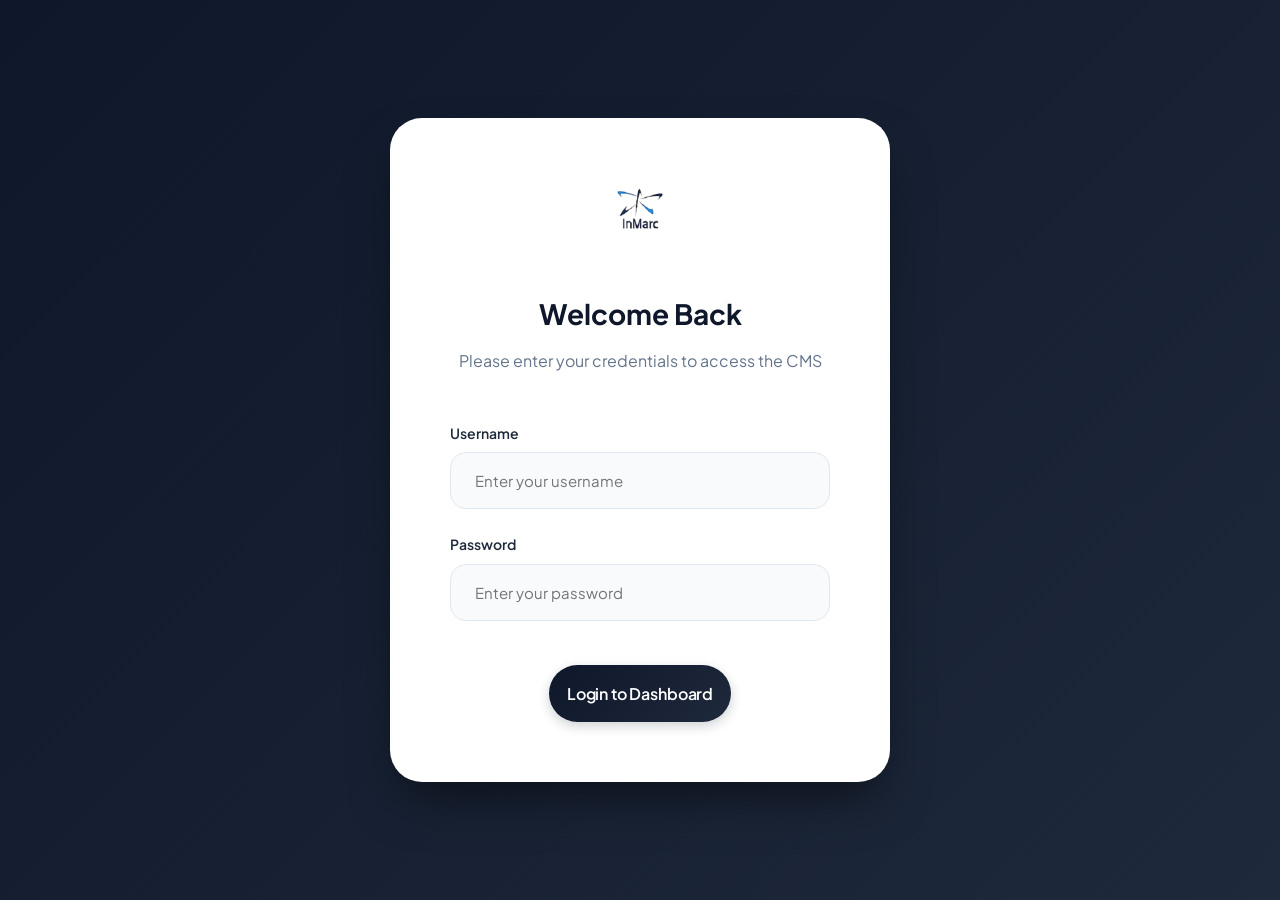
<file: admin/dashboard.html>
<!DOCTYPE html>
<html lang="en">
<head>
    <meta charset="UTF-8">
    <meta name="viewport" content="width=device-width, initial-scale=1.0">
    <title>Dashboard | InMarc CMS</title>
    <link rel="stylesheet" href="../css/variables.css">
    <link rel="stylesheet" href="../css/admin.css">
    <link rel="stylesheet" href="https://cdnjs.cloudflare.com/ajax/libs/font-awesome/6.0.0/css/all.min.css">
</head>
<body class="admin-body">
    <!-- Mobile Header -->
    <div class="mobile-admin-header">
        <div class="sidebar-logo" style="font-size: 18px;">InMarc <span>Admin</span></div>
        <button class="menu-toggle"><i class="fas fa-bars"></i></button>
    </div>

    <!-- Sidebar Overlay -->
    <div class="sidebar-overlay"></div>

    <!-- Sidebar -->
    <aside class="sidebar">
        <div class="sidebar-header">
            <div class="sidebar-logo">
                <img src="../assets/logos/inmarc_logo.png" alt="InMarc Indonesia" style="height: 80px; width: auto; filter: brightness(0) invert(1);">
            </div>
        </div>
        <nav class="sidebar-nav">
            <a href="dashboard.html" class="nav-item active">
                <i class="fas fa-th-large"></i> Dashboard
            </a>
            <a href="portfolio.html" class="nav-item">
                <i class="fas fa-briefcase"></i> Portfolio
            </a>
        </nav>
        <div class="sidebar-footer">
            <div class="user-avatar" id="user-initials">AD</div>
            <div class="user-info">
                <h5 id="user-name">Admin User</h5>
                <p id="user-email">admin@inmarc.id</p>
            </div>
            <button id="logout-btn" title="Logout" style="margin-left: auto; color: rgba(255,255,255,0.5); background: none;">
                <i class="fas fa-sign-out-alt"></i>
            </button>
        </div>
    </aside>

    <!-- Main Content -->
    <main class="main-content">
        <header class="content-header">
            <div>
                <nav class="breadcrumb">
                    <span>Admin Dashboard</span>
                </nav>
                <h1>System Overview</h1>
                <p>Track your project performance and recent inquiries.</p>
            </div>
        </header>

        <div class="stats-grid">
            <div class="stat-card-admin">
                <div>
                    <h3>Total Projects</h3>
                    <div class="value" id="total-projects">0</div>
                </div>
                <div class="stat-icon"><i class="fas fa-briefcase"></i></div>
            </div>
            <div class="stat-card-admin">
                <div>
                    <h3>Recent Updates (30d)</h3>
                    <div class="value" id="recent-updates">0</div>
                </div>
                <div class="stat-icon"><i class="fas fa-sync"></i></div>
            </div>
        </div>

        <div class="data-card">
            <div class="table-header">
                <h2>Recent Contact Inquiries</h2>
                <a href="#" class="btn btn-primary btn-sm">View All</a>
            </div>
            <table id="recent-contacts">
                <thead>
                    <tr>
                        <th>Full Name</th>
                        <th>Email</th>
                        <th>Service</th>
                        <th>Date</th>
                    </tr>
                </thead>
                <tbody>
                    <!-- Content via JS -->
                </tbody>
            </table>
        </div>
    </main>

    <script src="../js/admin-common.js"></script>
    <script type="module">
        import AuthService from '../js/auth.js';
        import DataService from '../js/data-service.js';

        AuthService.checkAuth();

        // User Info
        const user = AuthService.getUser();
        document.getElementById('user-name').textContent = user.name;
        document.getElementById('user-email').textContent = user.email;
        document.getElementById('user-initials').textContent = user.name.split(' ').map(n => n[0]).join('');

        // Stats & Data
        async function loadDashboard() {
            const projects = await DataService.getProjects();
            document.getElementById('total-projects').textContent = projects.length;
            
            const thirtyDaysAgo = new Date();
            thirtyDaysAgo.setDate(thirtyDaysAgo.getDate() - 30);
            const recentCount = projects.filter(p => new Date(p.updatedAt) > thirtyDaysAgo).length;
            document.getElementById('recent-updates').textContent = recentCount;

            // Recent Contacts
            const contacts = await DataService.getContacts();
            const sortedContacts = contacts.sort((a, b) => new Date(b.submittedAt) - new Date(a.submittedAt)).slice(0, 5);
            const contactTbody = document.querySelector('#recent-contacts tbody');
            
            if (sortedContacts.length === 0) {
                contactTbody.innerHTML = '<tr><td colspan="4" style="text-align: center; padding: 40px; color: var(--text-muted);">No inquiries yet.</td></tr>';
            } else {
                contactTbody.innerHTML = sortedContacts.map(c => `
                    <tr>
                        <td>${c.fullName}</td>
                        <td>${c.workEmail}</td>
                        <td>${c.serviceRequired}</td>
                        <td>${new Date(c.submittedAt).toLocaleDateString()}</td>
                    </tr>
                `).join('');
            }
        }

        loadDashboard();

        // Logout
        document.getElementById('logout-btn').addEventListener('click', () => {
            AuthService.logout();
        });
    </script>
</body>
</html>
</file>
<file: css/variables.css>
@import url('https://fonts.googleapis.com/css2?family=Plus+Jakarta+Sans:ital,wght@0,200..800;1,200..800&display=swap');

:root {
    /* Refined Color Palette */
    --primary-navy: #0F172A;
    --primary-blue: #2563EB;
    --accent-blue: #60A5FA;
    --bg-light: #F1F5F9;
    --bg-white: #FFFFFF;
    --text-dark: #1E293B;
    --text-muted: #64748B;
    --border-color: #E2E8F0;
    --success: #10B981;
    --danger: #EF4444;
    --warning: #F59E0B;
    
    /* Gradients */
    --grad-navy: linear-gradient(135deg, #0F172A 0%, #1E293B 100%);
    --grad-blue: linear-gradient(135deg, #2563EB 0%, #3B82F6 100%);

    /* Typography */
    --font-main: 'Plus Jakarta Sans', sans-serif;
    --font-heading: 'Plus Jakarta Sans', sans-serif;

    /* Spacing & Effects */
    --section-padding: 120px 0;
    --container-width: 1200px;
    --border-radius: 16px;
    --shadow-sm: 0 2px 4px rgba(0,0,0,0.05);
    --shadow-md: 0 10px 25px -5px rgba(0,0,0,0.1), 0 8px 10px -6px rgba(0,0,0,0.1);
    --shadow-lg: 0 20px 50px -12px rgba(0, 0, 0, 0.15);
    --transition: all 0.4s cubic-bezier(0.23, 1, 0.32, 1);
}

/* Global Animations */
@keyframes fadeInUp {
    from {
        opacity: 0;
        transform: translateY(30px);
    }
    to {
        opacity: 1;
        transform: translateY(0);
    }
}

@keyframes fadeIn {
    from { opacity: 0; }
    to { opacity: 1; }
}

@keyframes pulse {
    0% { transform: scale(1); }
    50% { transform: scale(1.05); }
    100% { transform: scale(1); }
}

.reveal {
    opacity: 0;
    transform: translateY(30px);
    transition: all 1s cubic-bezier(0.23, 1, 0.32, 1);
}

.reveal-active {
    opacity: 1 !important;
    transform: translateY(0) !important;
}

.fade-in {
    animation: fadeIn 1s ease forwards;
}

* {
    margin: 0;
    padding: 0;
    box-sizing: border-box;
}

body {
    font-family: var(--font-main);
    color: var(--text-dark);
    background-color: var(--bg-light);
    line-height: 1.6;
    -webkit-font-smoothing: antialiased;
}

h1, h2, h3, h4, h5, h6 {
    font-family: var(--font-heading);
    color: var(--primary-navy);
    font-weight: 700;
}

a {
    text-decoration: none;
    color: inherit;
    transition: var(--transition);
}

button, input, select, textarea {
    font-family: inherit;
}

button {
    cursor: pointer;
    border: none;
    outline: none;
    transition: var(--transition);
}

.container {
    max-width: var(--container-width);
    margin: 0 auto;
    padding: 0 32px;
}

/* Premium Button System */
.btn {
    display: inline-flex;
    align-items: center;
    justify-content: center;
    gap: 8px;
    padding: 14px 28px;
    border-radius: 100px;
    font-weight: 600;
    font-size: 15px;
    letter-spacing: -0.01em;
}

.btn-primary {
    background: var(--grad-navy);
    color: white;
    box-shadow: 0 4px 12px rgba(15, 23, 42, 0.2);
}

.btn-primary:hover {
    transform: translateY(-2px);
    box-shadow: 0 8px 20px rgba(15, 23, 42, 0.3);
}

.btn-outline {
    background: transparent;
    border: 2px solid var(--primary-navy);
    color: var(--primary-navy);
}

.btn-outline:hover {
    background: var(--primary-navy);
    color: white;
}

.btn-sm {
    padding: 10px 20px;
    font-size: 13px;
}

/* Input Styling */
.form-group {
    margin-bottom: 24px;
}

label {
    display: block;
    font-size: 14px;
    font-weight: 600;
    margin-bottom: 8px;
    color: var(--text-dark);
}

input[type="text"],
input[type="email"],
input[type="password"],
input[type="url"],
input[type="date"],
select,
textarea {
    width: 100%;
    padding: 14px 18px;
    border: 1px solid var(--border-color);
    border-radius: var(--border-radius);
    background: var(--bg-white);
    font-size: 15px;
    color: var(--text-dark);
    transition: var(--transition);
    appearance: none;
}

input:focus, select:focus, textarea:focus {
    border-color: var(--primary-blue);
    outline: none;
    box-shadow: 0 0 0 4px rgba(37, 99, 235, 0.1);
    transform: translateY(-1px);
}

select {
    background-image: url("data:image/svg+xml,%3Csvg xmlns='http://www.w3.org/2000/svg' fill='none' viewBox='0 0 24 24' stroke='%2364748B'%3E%3Cpath stroke-linecap='round' stroke-linejoin='round' stroke-width='2' d='M19 9l-7 7-7-7'%3E%3C/path%3E%3C/svg%3E");
    background-repeat: no-repeat;
    background-position: right 16px center;
    background-size: 18px;
    padding-right: 48px;
}
</file>
<file: css/admin.css>
/* Admin Layout */
body.admin-body {
    background-color: #F8FAFC;
    display: flex;
    min-height: 100vh;
}

/* Sidebar - Premium Dark Mode */
.sidebar {
    width: 280px;
    background: var(--grad-navy);
    color: white;
    height: 100vh;
    position: fixed;
    left: 0;
    top: 0;
    display: flex;
    flex-direction: column;
    padding: 40px 0;
    z-index: 100;
    box-shadow: 4px 0 20px rgba(0,0,0,0.1);
}

.sidebar-header {
    padding: 0 40px 50px;
}

.sidebar-logo {
    font-size: 26px;
    font-weight: 800;
    font-family: var(--font-heading);
    letter-spacing: -0.5px;
}

.sidebar-logo span {
    color: var(--accent-blue);
    font-weight: 300;
}

.sidebar-nav {
    flex: 1;
}

.nav-item {
    display: flex;
    align-items: center;
    gap: 16px;
    padding: 18px 40px;
    color: rgba(255, 255, 255, 0.6);
    font-weight: 500;
    font-size: 15px;
    transition: var(--transition);
    border-left: 4px solid transparent;
}

.nav-item i {
    font-size: 18px;
    width: 24px;
    text-align: center;
}

.nav-item:hover {
    color: white;
    background: rgba(255, 255, 255, 0.05);
}

.nav-item.active {
    color: white;
    background: linear-gradient(to right, rgba(37, 99, 235, 0.15), transparent);
    border-left-color: var(--primary-blue);
}

.sidebar-footer {
    padding: 30px 40px;
    border-top: 1px solid rgba(255, 255, 255, 0.1);
    display: flex;
    align-items: center;
    gap: 16px;
}

.user-avatar {
    width: 44px;
    height: 44px;
    background: var(--grad-blue);
    border-radius: 12px;
    display: flex;
    align-items: center;
    justify-content: center;
    font-weight: 700;
    font-size: 16px;
    box-shadow: 0 4px 10px rgba(37, 99, 235, 0.3);
}

.user-info h5 {
    color: white;
    font-size: 14px;
    margin: 0;
    font-family: var(--font-main);
}

.user-info p {
    color: rgba(255, 255, 255, 0.4);
    font-size: 12px;
    margin: 2px 0 0;
}

/* Main Content Area */
.main-content {
    flex: 1;
    margin-left: 280px;
    padding: 60px;
    max-width: 1400px;
}

.content-header {
    display: flex;
    justify-content: space-between;
    align-items: flex-end;
    margin-bottom: 50px;
}

.content-header h1 {
    font-size: 36px;
    margin-bottom: 8px;
}

.content-header p {
    color: var(--text-muted);
    font-size: 16px;
}

/* Stats Dashboard */
.stats-grid {
    display: grid;
    grid-template-columns: repeat(auto-fit, minmax(300px, 1fr));
    gap: 30px;
    margin-bottom: 50px;
}

.stat-card-admin {
    background: white;
    padding: 35px;
    border-radius: 20px;
    box-shadow: var(--shadow-sm);
    display: flex;
    justify-content: space-between;
    align-items: center;
    transition: var(--transition);
    border: 1px solid transparent;
}

.stat-card-admin:hover {
    transform: translateY(-5px);
    box-shadow: var(--shadow-md);
    border-color: var(--border-color);
}

.stat-card-admin h3 {
    font-size: 14px;
    color: var(--text-muted);
    text-transform: uppercase;
    letter-spacing: 1px;
    margin-bottom: 12px;
    font-family: var(--font-main);
}

.stat-card-admin .value {
    font-size: 42px;
    font-weight: 800;
    color: var(--primary-navy);
    line-height: 1;
}

.stat-icon {
    width: 64px;
    height: 64px;
    background: rgba(37, 99, 235, 0.08);
    color: var(--primary-blue);
    border-radius: 16px;
    display: flex;
    align-items: center;
    justify-content: center;
    font-size: 24px;
}

/* Data Tables */
.data-card {
    background: white;
    border-radius: 20px;
    box-shadow: var(--shadow-sm);
    overflow: hidden;
    border: 1px solid var(--border-color);
}

.table-header {
    padding: 30px 40px;
    border-bottom: 1px solid var(--border-color);
    display: flex;
    justify-content: space-between;
    align-items: center;
}

.table-header h2 {
    font-size: 20px;
}

.search-bar {
    position: relative;
    width: 350px;
}

.search-bar i {
    position: absolute;
    left: 20px;
    top: 50%;
    transform: translateY(-50%);
    color: var(--text-muted);
    font-size: 14px;
}

.search-bar input {
    padding-left: 50px;
    background: #F8FAFC;
    border-radius: 100px;
}

table {
    width: 100%;
    border-collapse: collapse;
}

th {
    text-align: left;
    padding: 20px 40px;
    background: #F8FAFC;
    color: var(--text-muted);
    font-size: 13px;
    font-weight: 600;
    text-transform: uppercase;
    letter-spacing: 0.05em;
}

td {
    padding: 24px 40px;
    border-bottom: 1px solid var(--border-color);
    font-size: 15px;
    vertical-align: middle;
}

.project-title-cell {
    display: flex;
    align-items: center;
    gap: 20px;
}

.project-thumb, .project-thumb-placeholder {
    width: 56px;
    height: 56px;
    border-radius: 10px;
    object-fit: cover;
    box-shadow: var(--shadow-sm);
    flex-shrink: 0;
}

.project-thumb-placeholder {
    background: #F1F5F9;
    display: flex;
    align-items: center;
    justify-content: center;
    color: #CBD5E1;
    font-size: 20px;
    border: 1px dashed #CBD5E1;
}

.badge-status {
    padding: 6px 14px;
    border-radius: 8px;
    font-size: 12px;
    font-weight: 700;
    text-transform: uppercase;
    letter-spacing: 0.02em;
}

.badge-status.published {
    background: #DCFCE7;
    color: #166534;
}

.badge-status.draft {
    background: #F1F5F9;
    color: #64748B;
}

.actions {
    display: flex;
    gap: 12px;
}

.btn-action {
    width: 38px;
    height: 38px;
    border-radius: 10px;
    display: flex;
    align-items: center;
    justify-content: center;
    background: #F8FAFC;
    color: var(--text-muted);
    border: 1px solid var(--border-color);
}

.btn-action:hover {
    color: var(--primary-blue);
    border-color: var(--primary-blue);
    background: rgba(37, 99, 235, 0.05);
}

.btn-delete:hover {
    color: var(--danger);
    border-color: var(--danger);
    background: rgba(239, 68, 68, 0.05);
}

/* Pagination */
.pagination {
    padding: 30px 40px;
    display: flex;
    justify-content: space-between;
    align-items: center;
    color: var(--text-muted);
    font-size: 14px;
    background: #F8FAFC;
}

.page-btns {
    display: flex;
    gap: 8px;
}

.page-btn {
    width: 40px;
    height: 40px;
    display: flex;
    align-items: center;
    justify-content: center;
    border-radius: 10px;
    border: 1px solid var(--border-color);
    background: white;
    font-weight: 600;
    font-size: 14px;
}

.page-btn.active {
    background: var(--grad-navy);
    color: white;
    border-color: var(--primary-navy);
}

/* Forms - Clean Grid */
.form-card {
    background: white;
    padding: 50px;
    border-radius: 24px;
    box-shadow: var(--shadow-md);
    max-width: 900px;
    border: 1px solid var(--border-color);
}

.form-grid {
    display: grid;
    grid-template-columns: 1fr 1fr;
    gap: 32px;
}

.full-width {
    grid-column: span 2;
}

/* Upload Zone - Enhanced */
.upload-zone {
    border: 2px dashed var(--border-color);
    border-radius: 16px;
    padding: 60px 40px;
    text-align: center;
    cursor: pointer;
    transition: var(--transition);
    background: #F8FAFC;
    margin-bottom: 24px;
}

.upload-zone:hover {
    border-color: var(--primary-blue);
    background: rgba(37, 99, 235, 0.04);
}

.upload-zone i {
    font-size: 48px;
    background: var(--grad-blue);
    -webkit-background-clip: text;
    -webkit-text-fill-color: transparent;
    margin-bottom: 20px;
}

.upload-zone p {
    color: var(--text-dark);
    font-weight: 600;
    font-size: 16px;
    margin-bottom: 8px;
}

.upload-zone span {
    color: var(--text-muted);
    font-size: 13px;
}

.image-preview-container {
    position: relative;
    height: 350px;
    border-radius: 16px;
    overflow: hidden;
    background: #F1F5F9;
    display: flex;
    align-items: center;
    justify-content: center;
    border: 1px solid var(--border-color);
    box-shadow: inset 0 2px 10px rgba(0,0,0,0.05);
}

.preview-img {
    width: 100%;
    height: 100%;
    object-fit: cover;
}

.preview-placeholder {
    color: var(--text-muted);
    font-weight: 500;
    text-transform: uppercase;
    letter-spacing: 1px;
    font-size: 13px;
}

.remove-img {
    position: absolute;
    top: 20px;
    right: 20px;
    width: 42px;
    height: 42px;
    background: white;
    border-radius: 12px;
    display: flex;
    align-items: center;
    justify-content: center;
    box-shadow: var(--shadow-md);
    color: var(--danger);
    font-size: 18px;
}

/* Login Page - Modern Split View */
.login-body {
    height: 100vh;
    display: flex;
    align-items: center;
    justify-content: center;
    background: var(--grad-navy);
    overflow: hidden;
}

.login-card {
    background: white;
    padding: 60px;
    border-radius: 32px;
    width: 100%;
    max-width: 500px;
    text-align: center;
    box-shadow: 0 25px 50px -12px rgba(0, 0, 0, 0.5);
}

.login-card .sidebar-logo {
    color: var(--primary-navy);
    font-size: 32px;
    margin-bottom: 40px;
}

.login-card h1 {
    font-size: 28px;
    margin-bottom: 12px;
}

.login-card p {
    color: var(--text-muted);
    margin-bottom: 48px;
    font-size: 16px;
}

.login-card .form-group {
    text-align: left;
    margin-bottom: 24px;
}

.login-card input {
    background: #F8FAFC;
    padding: 18px 24px;
}

.login-card .btn-primary {
    margin-top: 20px;
    padding: 18px;
    font-size: 16px;
}

/* Breadcrumbs */
.breadcrumb {
    font-size: 14px;
    margin-bottom: 12px;
    display: flex;
    align-items: center;
    gap: 8px;
    color: var(--text-muted);
    font-weight: 500;
}

.breadcrumb a {
    color: var(--primary-blue);
}
/* Mobile Navigation & Responsive Adjustments */
.mobile-admin-header {
    display: none;
    background: white;
    padding: 15px 24px;
    position: fixed;
    top: 0;
    left: 0;
    width: 100%;
    z-index: 1000;
    justify-content: space-between;
    align-items: center;
    box-shadow: 0 2px 10px rgba(0,0,0,0.05);
}

.menu-toggle {
    background: none;
    border: none;
    font-size: 24px;
    color: var(--primary-navy);
    cursor: pointer;
}

@media (max-width: 992px) {
    .sidebar {
        transform: translateX(-100%);
        transition: transform 0.3s cubic-bezier(0.4, 0, 0.2, 1);
        width: 260px;
    }

    .sidebar.active {
        transform: translateX(0);
    }

    .main-content {
        margin-left: 0;
        padding: 100px 20px 40px;
    }

    .mobile-admin-header {
        display: flex;
    }

    .content-header {
        flex-direction: column;
        align-items: flex-start;
        gap: 20px;
        margin-bottom: 30px;
    }

    .content-header h1 {
        font-size: 28px;
    }

    .stats-grid {
        grid-template-columns: 1fr;
        gap: 20px;
    }

    .search-bar {
        width: 100%;
    }

    /* Table to Cards on Mobile */
    .data-card table, 
    .data-card thead, 
    .data-card tbody, 
    .data-card th, 
    .data-card td, 
    .data-card tr { 
        display: block; 
    }

    .data-card thead tr { 
        position: absolute;
        top: -9999px;
        left: -9999px;
    }

    .data-card tr {
        border-bottom: 1px solid var(--border-color);
        padding: 20px;
    }

    .data-card td { 
        border: none;
        padding: 10px 0;
        position: relative;
        padding-left: 45%; 
        text-align: right;
    }

    .data-card td:before { 
        position: absolute;
        left: 0;
        width: 40%; 
        white-space: nowrap;
        text-align: left;
        font-weight: 700;
        color: var(--text-muted);
        font-size: 12px;
        text-transform: uppercase;
    }

    .data-card td:nth-of-type(1):before { content: "Project"; }
    .data-card td:nth-of-type(2):before { content: "Category"; }
    .data-card td:nth-of-type(3):before { content: "Last Update"; }
    .data-card td:nth-of-type(4):before { content: "Status"; }
    .data-card td:nth-of-type(5):before { content: "Actions"; }

    .data-card td:nth-of-type(1) { padding-left: 0; text-align: left; }
    .data-card td:nth-of-type(1):before { display: none; }

    .project-title-cell {
        flex-direction: row;
        align-items: center;
        gap: 15px;
    }

    .actions {
        justify-content: flex-end;
    }

    .form-card {
        padding: 24px;
    }

    .form-grid {
        grid-template-columns: 1fr;
        gap: 20px;
    }

    .full-width {
        grid-column: auto;
    }

    .upload-zone {
        padding: 40px 20px;
    }

    .image-preview-container {
        height: 250px;
    }

    .login-card {
        margin: 20px;
        padding: 40px 24px;
    }
}

/* Sidebar Overlay */
.sidebar-overlay {
    display: none;
    position: fixed;
    top: 0;
    left: 0;
    width: 100%;
    height: 100%;
    background: rgba(0,0,0,0.5);
    z-index: 99;
    backdrop-filter: blur(4px);
}

.sidebar-overlay.active {
    display: block;
}
</file>
